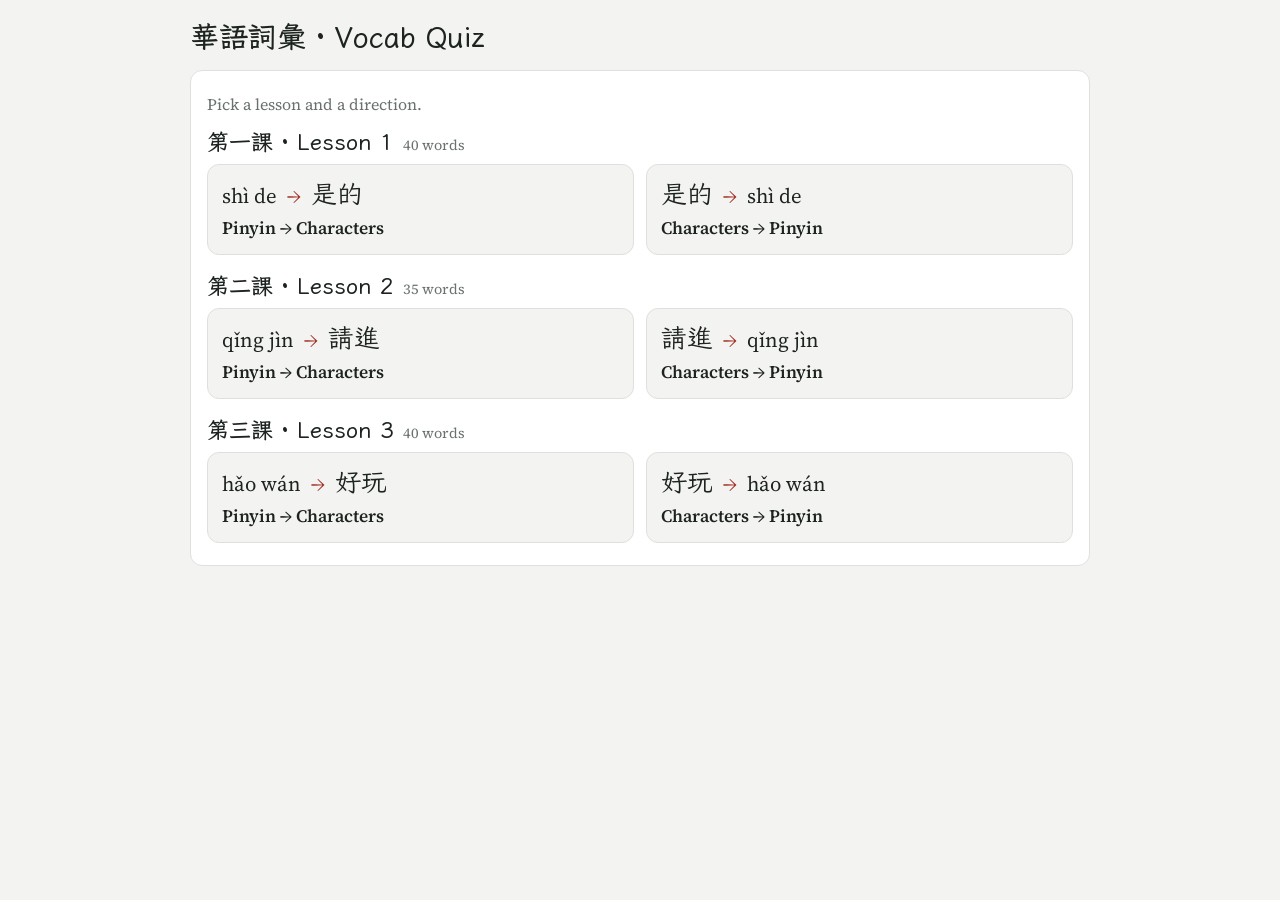
<file: clc-vocab-quiz.html>
<!doctype html><html lang="zh-Hant"><head><meta charset="utf-8"><meta name="viewport" content="width=device-width,initial-scale=1,viewport-fit=cover"><style>body{margin:0}[hidden]{display:none!important}</style></head><body><title>CLC Vocab Quiz</title>
<link rel="stylesheet" href="https://fonts.googleapis.com/css2?family=Source+Serif+4:ital,wght@0,400;0,600;1,400&display=swap">
<style>
@font-face{font-family:'WenKai Embedded';font-weight:400;font-display:swap;src:url([data-uri]) format('woff2');unicode-range:U+9F8D}
@font-face{font-family:'WenKai Embedded';font-weight:400;font-display:swap;src:url([data-uri]) format('woff2');unicode-range:U+9EBC}
@font-face{font-family:'WenKai Embedded';font-weight:400;font-display:swap;src:url([data-uri]) format('woff2');unicode-range:U+98EF}
@font-face{font-family:'WenKai Embedded';font-weight:400;font-display:swap;src:url([data-uri]) format('woff2');unicode-range:U+9031}
@font-face{font-family:'WenKai Embedded';font-weight:400;font-display:swap;src:url([data-uri]) format('woff2');unicode-range:U+8A5E,U+8AB0,U+8AB2,U+8B1D}
@font-face{font-family:'WenKai Embedded';font-weight:400;font-display:swap;src:url([data-uri]) format('woff2');unicode-range:U+81FA}
@font-face{font-family:'WenKai Embedded';font-weight:400;font-display:swap;src:url([data-uri]) format('woff2');unicode-range:U+807D}
@font-face{font-family:'WenKai Embedded';font-weight:400;font-display:swap;src:url([data-uri]) format('woff2');unicode-range:U+7C43}
@font-face{font-family:'WenKai Embedded';font-weight:400;font-display:swap;src:url([data-uri]) format('woff2');unicode-range:U+70CF}
@font-face{font-family:'WenKai Embedded';font-weight:400;font-display:swap;src:url([data-uri]) format('woff2');unicode-range:U+6C23}
@font-face{font-family:'WenKai Embedded';font-weight:400;font-display:swap;src:url([data-uri]) format('woff2');unicode-range:U+6A23}
@font-face{font-family:'WenKai Embedded';font-weight:400;font-display:swap;src:url([data-uri]) format('woff2');unicode-range:U+5F35,U+5F59}
@font-face{font-family:'WenKai Embedded';font-weight:400;font-display:swap;src:url([data-uri]) format('woff2');unicode-range:U+5E7E}
@font-face{font-family:'WenKai Embedded';font-weight:400;font-display:swap;src:url([data-uri]) format('woff2');unicode-range:U+5ABD}
@font-face{font-family:'WenKai Embedded';font-weight:400;font-display:swap;src:url([data-uri]) format('woff2');unicode-range:U+59B3}
@font-face{font-family:'WenKai Embedded';font-weight:400;font-display:swap;src:url([data-uri]) format('woff2');unicode-range:U+55CE}
@font-face{font-family:'WenKai Embedded';font-weight:400;font-display:swap;src:url([data-uri]) format('woff2');unicode-range:U+5169}
@font-face{font-family:'WenKai Embedded';font-weight:400;font-display:swap;src:url([data-uri]) format('woff2');unicode-range:U+1D2,U+1D4}
@font-face{font-family:'WenKai Embedded';font-weight:400;font-display:swap;src:url([data-uri]) format('woff2');unicode-range:U+11B}
@font-face{font-family:'WenKai Embedded';font-weight:400;font-display:swap;src:url([data-uri]) format('woff2');unicode-range:U+66F8,U+6B61,U+6C92,U+9084}
@font-face{font-family:'WenKai Embedded';font-weight:400;font-display:swap;src:url([data-uri]) format('woff2');unicode-range:U+5011,U+5E2B,U+6A02,U+7D50,U+83EF,U+89BA}
@font-face{font-family:'WenKai Embedded';font-weight:400;font-display:swap;src:url([data-uri]) format('woff2');unicode-range:U+5C0D,U+9019,U+96FB}
@font-face{font-family:'WenKai Embedded';font-weight:400;font-display:swap;src:url([data-uri]) format('woff2');unicode-range:U+60,U+4F86,U+500B,U+52D5,U+5B78,U+7063,U+7DB2,U+904B}
@font-face{font-family:'WenKai Embedded';font-weight:400;font-display:swap;src:url([data-uri]) format('woff2');unicode-range:U+554F,U+8ACB,U+9032}
@font-face{font-family:'WenKai Embedded';font-weight:400;font-display:swap;src:url([data-uri]) format('woff2');unicode-range:U+5E,U+8E22}
@font-face{font-family:'WenKai Embedded';font-weight:400;font-display:swap;src:url([data-uri]) format('woff2');unicode-range:U+570B}
@font-face{font-family:'WenKai Embedded';font-weight:400;font-display:swap;src:url([data-uri]) format('woff2');unicode-range:U+24,U+6CF3}
@font-face{font-family:'WenKai Embedded';font-weight:400;font-display:swap;src:url([data-uri]) format('woff2');unicode-range:U+2192,U+5561,U+8A9E}
@font-face{font-family:'WenKai Embedded';font-weight:400;font-display:swap;src:url([data-uri]) format('woff2');unicode-range:U+4F2F,U+5144,U+5496,U+7238}
@font-face{font-family:'WenKai Embedded';font-weight:400;font-display:swap;src:url([data-uri]) format('woff2');unicode-range:U+559D,U+59D3,U+5F1F,U+68D2}
@font-face{font-family:'WenKai Embedded';font-weight:400;font-display:swap;src:url([data-uri]) format('woff2');unicode-range:U+23,U+3D,U+6F02,U+8336}
@font-face{font-family:'WenKai Embedded';font-weight:400;font-display:swap;src:url([data-uri]) format('woff2');unicode-range:U+26,U+3C,U+53EB,U+54E5,U+5750,U+59B9,U+59D0,U+672B,U+83DC}
@font-face{font-family:'WenKai Embedded';font-weight:400;font-display:swap;src:url([data-uri]) format('woff2');unicode-range:U+7E,U+4EAE,U+5462,U+554A,U+65E9,U+665A,U+6BCD}
@font-face{font-family:'WenKai Embedded';font-weight:400;font-display:swap;src:url([data-uri]) format('woff2');unicode-range:U+25,U+5403,U+54EA,U+8D8A}
@font-face{font-family:'WenKai Embedded';font-weight:400;font-display:swap;src:url([data-uri]) format('woff2');unicode-range:U+2B,U+40,U+4E94,U+4EC0,U+4ECA,U+5148,U+5427,U+559C,U+592A,U+5F88,U+600E,U+623F,U+7167,U+73A9,U+7403,U+8DB3,U+8FCE,U+97F3}
@font-face{font-family:'WenKai Embedded';font-weight:400;font-display:swap;src:url([data-uri]) format('woff2');unicode-range:U+4E,U+4E5F,U+4E8C,U+4ED6,U+505A,U+5357,U+53BB,U+5B57,U+5F71,U+5F97,U+60F3,U+6253,U+6E38,U+7B2C,U+8001,U+8D77,U+90FD}
@font-face{font-family:'WenKai Embedded';font-weight:400;font-display:swap;src:url([data-uri]) format('woff2');unicode-range:U+3E,U+5F,U+7C,U+4E09,U+4E0A,U+4E0D,U+4E86,U+4EBA,U+4EE5,U+4F60,U+53EF,U+540D,U+548C,U+591A,U+5929,U+597D,U+5B50,U+5BA2,U+5BB6,U+5C0F,U+5E38,U+60A8,U+6211,U+63A5,U+6587,U+660E,U+662F,U+672C,U+679C,U+7247,U+751F,U+76F8,U+770B,U+7F8E,U+8981,U+FF01}
@font-face{font-family:'WenKai Embedded';font-weight:400;font-display:swap;src:url([data-uri]) format('woff2');unicode-range:U+20,U+21,U+22,U+27,U+28,U+29,U+2A,U+2C,U+2D,U+2E,U+2F,U+30,U+31,U+32,U+33,U+34,U+35,U+36,U+37,U+38,U+39,U+3A,U+3B,U+3F,U+41,U+42,U+43,U+44,U+45,U+46,U+47,U+48,U+49,U+4A,U+4B,U+4C,U+4D,U+4F,U+50,U+51,U+52,U+53,U+54,U+55,U+56,U+57,U+58,U+59,U+5A,U+5B,U+5C,U+5D,U+61,U+62,U+63,U+64,U+65,U+66,U+67,U+68,U+69,U+6A,U+6B,U+6C,U+6D,U+6E,U+6F,U+70,U+71,U+72,U+73,U+74,U+75,U+76,U+77,U+78,U+79,U+7A,U+7B,U+7D,U+B7,U+E0,U+E1,U+E8,U+E9,U+EC,U+ED,U+F2,U+F3,U+F9,U+FA,U+101,U+113,U+12B,U+14D,U+16B,U+1CE,U+1D0,U+4E00,U+4E2D,U+65E5,U+6709,U+7684}
@font-face{font-family:'WenKai Embedded';font-weight:700;font-display:swap;src:url([data-uri]) format('woff2');unicode-range:U+9F8D}
@font-face{font-family:'WenKai Embedded';font-weight:700;font-display:swap;src:url([data-uri]) format('woff2');unicode-range:U+9EBC}
@font-face{font-family:'WenKai Embedded';font-weight:700;font-display:swap;src:url([data-uri]) format('woff2');unicode-range:U+98EF}
@font-face{font-family:'WenKai Embedded';font-weight:700;font-display:swap;src:url([data-uri]) format('woff2');unicode-range:U+9031}
@font-face{font-family:'WenKai Embedded';font-weight:700;font-display:swap;src:url([data-uri]) format('woff2');unicode-range:U+8A5E,U+8AB0,U+8AB2,U+8B1D}
@font-face{font-family:'WenKai Embedded';font-weight:700;font-display:swap;src:url([data-uri]) format('woff2');unicode-range:U+81FA}
@font-face{font-family:'WenKai Embedded';font-weight:700;font-display:swap;src:url([data-uri]) format('woff2');unicode-range:U+807D}
@font-face{font-family:'WenKai Embedded';font-weight:700;font-display:swap;src:url([data-uri]) format('woff2');unicode-range:U+7C43}
@font-face{font-family:'WenKai Embedded';font-weight:700;font-display:swap;src:url([data-uri]) format('woff2');unicode-range:U+70CF}
@font-face{font-family:'WenKai Embedded';font-weight:700;font-display:swap;src:url([data-uri]) format('woff2');unicode-range:U+6C23}
@font-face{font-family:'WenKai Embedded';font-weight:700;font-display:swap;src:url([data-uri]) format('woff2');unicode-range:U+6A23}
@font-face{font-family:'WenKai Embedded';font-weight:700;font-display:swap;src:url([data-uri]) format('woff2');unicode-range:U+5F35,U+5F59}
@font-face{font-family:'WenKai Embedded';font-weight:700;font-display:swap;src:url([data-uri]) format('woff2');unicode-range:U+5E7E}
@font-face{font-family:'WenKai Embedded';font-weight:700;font-display:swap;src:url([data-uri]) format('woff2');unicode-range:U+5ABD}
@font-face{font-family:'WenKai Embedded';font-weight:700;font-display:swap;src:url([data-uri]) format('woff2');unicode-range:U+59B3}
@font-face{font-family:'WenKai Embedded';font-weight:700;font-display:swap;src:url([data-uri]) format('woff2');unicode-range:U+55CE}
@font-face{font-family:'WenKai Embedded';font-weight:700;font-display:swap;src:url([data-uri]) format('woff2');unicode-range:U+5169}
@font-face{font-family:'WenKai Embedded';font-weight:700;font-display:swap;src:url([data-uri]) format('woff2');unicode-range:U+1D2,U+1D4}
@font-face{font-family:'WenKai Embedded';font-weight:700;font-display:swap;src:url([data-uri]) format('woff2');unicode-range:U+11B}
@font-face{font-family:'WenKai Embedded';font-weight:700;font-display:swap;src:url([data-uri]) format('woff2');unicode-range:U+66F8,U+6B61,U+6C92,U+9084}
@font-face{font-family:'WenKai Embedded';font-weight:700;font-display:swap;src:url([data-uri]) format('woff2');unicode-range:U+5011,U+5E2B,U+6A02,U+7D50,U+83EF,U+89BA}
@font-face{font-family:'WenKai Embedded';font-weight:700;font-display:swap;src:url([data-uri]) format('woff2');unicode-range:U+5C0D,U+9019,U+96FB}
@font-face{font-family:'WenKai Embedded';font-weight:700;font-display:swap;src:url([data-uri]) format('woff2');unicode-range:U+60,U+4F86,U+500B,U+52D5,U+5B78,U+7063,U+7DB2,U+904B}
@font-face{font-family:'WenKai Embedded';font-weight:700;font-display:swap;src:url([data-uri]) format('woff2');unicode-range:U+554F,U+8ACB,U+9032}
@font-face{font-family:'WenKai Embedded';font-weight:700;font-display:swap;src:url([data-uri]) format('woff2');unicode-range:U+5E,U+8E22}
@font-face{font-family:'WenKai Embedded';font-weight:700;font-display:swap;src:url([data-uri]) format('woff2');unicode-range:U+570B}
@font-face{font-family:'WenKai Embedded';font-weight:700;font-display:swap;src:url([data-uri]) format('woff2');unicode-range:U+24,U+6CF3}
@font-face{font-family:'WenKai Embedded';font-weight:700;font-display:swap;src:url([data-uri]) format('woff2');unicode-range:U+2192,U+5561,U+8A9E}
@font-face{font-family:'WenKai Embedded';font-weight:700;font-display:swap;src:url([data-uri]) format('woff2');unicode-range:U+4F2F,U+5144,U+5496,U+7238}
@font-face{font-family:'WenKai Embedded';font-weight:700;font-display:swap;src:url([data-uri]) format('woff2');unicode-range:U+559D,U+59D3,U+5F1F,U+68D2}
@font-face{font-family:'WenKai Embedded';font-weight:700;font-display:swap;src:url([data-uri]) format('woff2');unicode-range:U+23,U+3D,U+6F02,U+8336}
@font-face{font-family:'WenKai Embedded';font-weight:700;font-display:swap;src:url([data-uri]) format('woff2');unicode-range:U+26,U+3C,U+53EB,U+54E5,U+5750,U+59B9,U+59D0,U+672B,U+83DC}
@font-face{font-family:'WenKai Embedded';font-weight:700;font-display:swap;src:url([data-uri]) format('woff2');unicode-range:U+7E,U+4EAE,U+5462,U+554A,U+65E9,U+665A,U+6BCD}
@font-face{font-family:'WenKai Embedded';font-weight:700;font-display:swap;src:url([data-uri]) format('woff2');unicode-range:U+25,U+5403,U+54EA,U+8D8A}
@font-face{font-family:'WenKai Embedded';font-weight:700;font-display:swap;src:url([data-uri]) format('woff2');unicode-range:U+2B,U+40,U+4E94,U+4EC0,U+4ECA,U+5148,U+5427,U+559C,U+592A,U+5F88,U+600E,U+623F,U+7167,U+73A9,U+7403,U+8DB3,U+8FCE,U+97F3}
@font-face{font-family:'WenKai Embedded';font-weight:700;font-display:swap;src:url([data-uri]) format('woff2');unicode-range:U+4E,U+4E5F,U+4E8C,U+4ED6,U+505A,U+5357,U+53BB,U+5B57,U+5F71,U+5F97,U+60F3,U+6253,U+6E38,U+7B2C,U+8001,U+8D77,U+90FD}
@font-face{font-family:'WenKai Embedded';font-weight:700;font-display:swap;src:url([data-uri]) format('woff2');unicode-range:U+3E,U+5F,U+7C,U+4E09,U+4E0A,U+4E0D,U+4E86,U+4EBA,U+4EE5,U+4F60,U+53EF,U+540D,U+548C,U+591A,U+5929,U+597D,U+5B50,U+5BA2,U+5BB6,U+5C0F,U+5E38,U+60A8,U+6211,U+63A5,U+6587,U+660E,U+662F,U+672C,U+679C,U+7247,U+751F,U+76F8,U+770B,U+7F8E,U+8981,U+FF01}
@font-face{font-family:'WenKai Embedded';font-weight:700;font-display:swap;src:url([data-uri]) format('woff2');unicode-range:U+20,U+21,U+22,U+27,U+28,U+29,U+2A,U+2C,U+2D,U+2E,U+2F,U+30,U+31,U+32,U+33,U+34,U+35,U+36,U+37,U+38,U+39,U+3A,U+3B,U+3F,U+41,U+42,U+43,U+44,U+45,U+46,U+47,U+48,U+49,U+4A,U+4B,U+4C,U+4D,U+4F,U+50,U+51,U+52,U+53,U+54,U+55,U+56,U+57,U+58,U+59,U+5A,U+5B,U+5C,U+5D,U+61,U+62,U+63,U+64,U+65,U+66,U+67,U+68,U+69,U+6A,U+6B,U+6C,U+6D,U+6E,U+6F,U+70,U+71,U+72,U+73,U+74,U+75,U+76,U+77,U+78,U+79,U+7A,U+7B,U+7D,U+B7,U+E0,U+E1,U+E8,U+E9,U+EC,U+ED,U+F2,U+F3,U+F9,U+FA,U+101,U+113,U+12B,U+14D,U+16B,U+1CE,U+1D0,U+4E00,U+4E2D,U+65E5,U+6709,U+7684}
/* Layout: prompt card on top (pinyin), 40-tile character board below, progress rail in the header */
:root{
  --bg:#f3f4f1; --paper:#fff; --fg:#1d2320; --muted:#68716c; --line:#dde1dc;
  --accent:#a3322a; --ok:#2f7a4a; --ok-soft:#e3f1e8; --bad:#b3362c; --bad-soft:#f7e3e0;
  --f-hand:"WenKai Embedded","LXGW WenKai TC","Kaiti TC","BiauKai","DFKai-SB",serif;
  --f-py:"Source Serif 4",Georgia,serif;
}
@media (prefers-color-scheme: dark){:root:not([data-theme="light"]){
  --bg:#141816; --paper:#1d2320; --fg:#e7ece8; --muted:#9ba59f; --line:#2f3733;
  --accent:#e0776c; --ok:#6cc48d; --ok-soft:#1e3327; --bad:#ec7b70; --bad-soft:#3b2220; color-scheme:dark}}
:root[data-theme="dark"]{
  --bg:#141816; --paper:#1d2320; --fg:#e7ece8; --muted:#9ba59f; --line:#2f3733;
  --accent:#e0776c; --ok:#6cc48d; --ok-soft:#1e3327; --bad:#ec7b70; --bad-soft:#3b2220; color-scheme:dark}
body{background:var(--bg);color:var(--fg);font-family:var(--f-py)}
.wrap{max-width:900px;margin:0 auto;padding-inline:16px;padding-block:20px 40px;display:grid;gap:16px}
header{display:flex;flex-wrap:wrap;justify-content:space-between;align-items:baseline;gap:8px 16px}
h1{font-family:var(--f-hand);font-size:1.8rem;margin:0}
.meta{font-size:1.05rem;color:var(--muted);font-variant-numeric:tabular-nums}
.meta b{color:var(--fg)}
.rail{height:6px;background:var(--line);border-radius:3px;overflow:hidden}
.rail i{display:block;height:100%;background:var(--accent);width:0;transition:width .25s}
.prompt{background:var(--paper);border:1px solid var(--line);border-radius:12px;padding:20px 16px;text-align:center;display:grid;gap:6px;min-height:150px;align-content:center}
.py{font-size:clamp(2.2rem,7vw,3.2rem);font-weight:600;letter-spacing:.01em}
.hint{color:var(--muted);font-style:italic;font-size:1.05rem;min-height:1.4em}
.fb{font-size:1.15rem;min-height:1.6em}
.fb.ok{color:var(--ok)} .fb.bad{color:var(--bad)}
.fb .zh{font-family:var(--f-hand);font-size:1.6rem}
.tools{display:flex;flex-wrap:wrap;gap:8px;justify-content:center}
button{font:inherit;cursor:pointer}
.btn{background:none;border:1px solid var(--line);color:var(--fg);border-radius:8px;padding:8px 14px;font-size:1rem}
.btn:hover{border-color:var(--muted)}
.btn.primary{background:var(--accent);border-color:var(--accent);color:var(--paper)}
.board{display:grid;grid-template-columns:repeat(auto-fill,minmax(96px,1fr));gap:8px}
.tile{background:var(--paper);border:1px solid var(--line);border-radius:10px;padding:10px 4px;font-family:var(--f-hand);font-size:1.9rem;color:var(--fg);min-height:70px;transition:background .15s,border-color .15s}
.tile:hover{border-color:var(--muted)}
.tile.ok{background:var(--ok-soft);border-color:var(--ok);color:var(--ok)}
.tile.bad{background:var(--bad-soft);border-color:var(--bad);color:var(--bad)}
.tile:disabled{cursor:default}
button:focus-visible{outline:2px solid var(--accent);outline-offset:2px}
.results{background:var(--paper);border:1px solid var(--line);border-radius:12px;padding:20px 16px;display:grid;gap:12px}
.results h2{font-family:var(--f-hand);font-size:1.6rem;margin:0}
.score{font-size:2.6rem;font-weight:600;font-variant-numeric:tabular-nums}
.miss{display:grid;grid-template-columns:auto 1fr auto;gap:4px 14px;align-items:baseline}
.miss .zh{font-family:var(--f-hand);font-size:1.7rem}
.miss .en{color:var(--muted);font-style:italic}
.prompt{position:sticky;top:env(safe-area-inset-top,0px);z-index:2;box-shadow:0 6px 16px -10px rgba(0,0,0,.35)}
@media (max-width:560px){
  .wrap{gap:10px;padding-block:12px 32px}
  h1{font-size:1.4rem}
  .prompt{min-height:0;padding:12px}
  .py{font-size:2.1rem}
  .board{grid-template-columns:repeat(5,1fr);gap:6px}
  .tile{font-size:1.2rem;min-height:54px;padding:6px 2px;white-space:nowrap}
}

.py.zhq{font-family:var(--f-hand);font-weight:700;font-size:clamp(3rem,10vw,4.4rem)}
.board.pyb .tile{font-family:var(--f-py);font-size:1.15rem}
.board.pyb{grid-template-columns:repeat(auto-fill,minmax(120px,1fr))}
.menu{background:var(--paper);border:1px solid var(--line);border-radius:12px;padding:22px 16px;display:grid;gap:14px}
.menu p{margin:0;color:var(--muted)}
.modes{display:grid;grid-template-columns:repeat(auto-fit,minmax(220px,1fr));gap:12px}
.mode{background:var(--bg);border:1px solid var(--line);border-radius:12px;padding:18px 16px;text-align:left;color:var(--fg);display:grid;gap:6px}
.mode:hover{border-color:var(--accent)}
.mode .ex{font-size:1.6rem;display:flex;align-items:baseline;gap:10px}
.mode .ex .h{font-family:var(--f-hand);font-size:2rem}
.mode .ex .arr{color:var(--accent)}
.mode .lbl{font-weight:600;font-size:1.1rem}
.mode .sub{color:var(--muted);font-size:.95rem}
.btn.toggle[aria-pressed="true"]{background:var(--fg);border-color:var(--fg);color:var(--paper)}
.tile.match{border-color:var(--accent);box-shadow:inset 0 0 0 1px var(--accent)}
.tile.dim{opacity:.35}
.hrow{display:flex;align-items:center;gap:12px;flex-wrap:wrap}
.homebtn{padding:6px 12px;font-size:.95rem}
.linkbtn{background:none;border:0;color:var(--accent);padding:0;font-size:1rem;text-decoration:underline;text-underline-offset:3px}
@media (max-width:560px){
  .board.pyb{grid-template-columns:repeat(4,1fr)}
  .board.pyb .tile{font-size:.9rem;white-space:normal;line-height:1.2}
  .py.zhq{font-size:3rem}
}
.lessons{display:grid;gap:18px}
.lesson h2{font-family:var(--f-hand);font-size:1.4rem;margin:0 0 8px;display:flex;align-items:baseline;gap:10px}
.lesson h2 small{font-family:var(--f-py);font-size:.9rem;color:var(--muted);font-weight:400}
.mode{padding:14px}
.mode .ex{font-size:1.3rem}
.mode .ex .h{font-size:1.6rem}
@media (prefers-reduced-motion: reduce){.rail i,.tile{transition:none}}
</style>

<div class="wrap">
  <header>
    <div class="hrow"><button class="btn homebtn" id="modeBtn" type="button" hidden>← Home</button><h1 id="title">華語詞彙 · Vocab Quiz</h1></div>
    <div class="meta" id="meta" hidden>Question <b id="qn">1</b>/<span id="qt">40</span> · Score <b id="sc">0</b> · <b id="clock">0:00</b></div>
  </header>

  <section class="menu" id="menu">
    <p>Pick a lesson and a direction.</p>
    <div class="lessons" id="lessons"></div>
  </section>

  <div class="rail" id="rail" hidden><i id="bar"></i></div>

  <section class="prompt" id="promptBox" aria-live="polite" hidden>
    <div class="py" id="py"></div>
    <div class="hint" id="hint"></div>
    <div class="tools">
      <button class="btn toggle" id="hintBtn" type="button" aria-pressed="false">English</button>
      <button class="btn toggle" id="lenBtn" type="button" aria-pressed="false">Same length</button>
    </div>
  </section>

  <section class="results" id="results" hidden>
    <h2>結果</h2>
    <div class="score" id="final"></div>
    <div id="missWrap"></div>
    <div class="tools" style="justify-content:flex-start">
      <button class="btn primary" id="retryBtn" type="button">Retry mistakes</button>
      <button class="btn" id="restartBtn" type="button">Start over (all words)</button>
      <button class="btn" id="menuBtn" type="button">Home</button>
    </div>
  </section>

  <div class="board" id="board" hidden></div>
</div>

<script>
const LESSONS = [
 {n:1, zh:"第一課", words:[
 ["你","nǐ","you"],["來","lái","to come"],["是","shì","to be"],["小姐","xiǎo jiě","Miss"],["嗎","ma","question particle"],
 ["接","jiē","to pick up (someone)"],["我們","wǒ men","we"],["我","wǒ","I, me"],["這","zhè","this"],["先生","xiān shēng","Mr., sir"],
 ["好","hǎo","good"],["姓","xìng","surname is"],["叫","jiào","to be called"],["你們","nǐ men","you (plural)"],["臺灣","tái wān","Taiwan"],
 ["歡迎","huān yíng","welcome"],["請問","qǐng wèn","excuse me, may I ask"],["是的","shì de","yes"],["謝謝","xiè xie","thank you"],["不客氣","bú kè qì","you're welcome"],
 ["請","qǐng","please"],["喝","hē","to drink"],["茶","chá","tea"],["很","hěn","very"],["好喝","hǎo hē","tasty (drinks)"],
 ["什麼","shén me","what"],["人","rén","person"],["喜歡","xǐ huān","to like"],["呢","ne","particle (and you?)"],["他","tā","he, him"],
 ["不","bù","not"],["哪","nǎ","which"],["要","yào","to want"],["咖啡","kā fēi","coffee"],["烏龍茶","wū lóng chá","oolong tea"],
 ["日本","rì běn","Japan"],["美國","měi guó","USA"],["對不起","duì bù qǐ","sorry"],["哪國","nǎ guó","which country"],["你好","nǐ hǎo","hello"]
]},
 {n:2, zh:"第二課", words:[
 ["的","de","possessive ('s)"],["多","duō","many, a lot"],["妹妹","mèi mei","younger sister"],["哥哥","gē ge","older brother"],["五","wǔ","five"],
 ["家人","jiā rén","family members"],["照片","zhào piàn","photo"],["爸爸","bà ba","dad"],["老師","lǎo shī","teacher"],["兩","liǎng","two (of something)"],
 ["家","jiā","home, family"],["都","dōu","all, both"],["媽媽","mā ma","mom"],["看書","kàn shū","to read"],["有","yǒu","to have"],
 ["漂亮","piào liàng","beautiful"],["照相","zhào xiàng","to take pictures"],["請進","qǐng jìn","come in, please"],["幾","jǐ","how many"],["姐姐","jiě jie","older sister"],
 ["房子","fáng zi","house, apartment"],["張","zhāng","measure word (photos, flat things)"],["伯母","bó mǔ","auntie (friend's mother)"],["個","ge","measure word (general)"],["書","shū","book"],
 ["坐","zuò","to sit"],["好看","hǎo kàn","good-looking"],["您","nín","you (polite)"],["沒","méi","not (have)"],["姐妹","jiě mèi","sisters"],
 ["好","hǎo","good"],["誰","shéi","who"],["名字","míng zi","name"],["兄弟","xiōng dì","brothers"],["弟弟","dì di","younger brother"]
]},
 {n:3, zh:"第三課", words:[
 ["週末","zhōu mò","weekend"],["聽","tīng","to listen"],["音樂","yīn yuè","music"],["運動","yùn dòng","to exercise"],
 ["打","dǎ","to play (ball games)"],["網球","wǎng qiú","tennis"],["棒球","bàng qiú","baseball"],["吃","chī","to eat"],
 ["和","hàn","and"],["游泳","yóu yǒng","swimming"],["常","cháng","often"],["籃球","lán qiú","basketball"],
 ["也","yě","also"],["踢","tī","to kick"],["足球","zú qiú","football (soccer)"],["晚飯","wǎn fàn","dinner"],
 ["覺得","jué de","to feel, to think"],["好玩","hǎo wán","fun"],["明天","míng tiān","tomorrow"],["早上","zǎo shàng","morning"],
 ["去","qù","to go"],["怎麼樣","zěn me yàng","how about it?"],["啊","a","particle (softens a sentence)"],["菜","cài","dish, food"],
 ["做什麼","zuò shén me","to do what"],["好啊","hǎo a","OK! sure!"],["今天","jīn tiān","today"],["晚上","wǎn shàng","evening"],
 ["看","kàn","to watch"],["電影","diàn yǐng","movie"],["妳","nǐ","you (female)"],["越南","yuè nán","Vietnam"],
 ["想","xiǎng","to want, to think"],["還是","hái shì","or (in questions)"],["吧","ba","particle (suggestion)"],["可以","kě yǐ","can, may"],
 ["學","xué","to learn"],["中文","zhōng wén","Chinese (language)"],["一起","yì qǐ","together"],["好不好","hǎo bù hǎo","OK or not?"]
]}
];
const $ = id => document.getElementById(id);
let showEn = false, showLen = false;
try { showEn = localStorage.getItem('q_en') === '1'; showLen = localStorage.getItem('q_len') === '1'; } catch(e) {}
let t0 = 0, tick = null;
function fmt(ms){ const t = Math.floor(ms/1000); return Math.floor(t/60) + ':' + String(t%60).padStart(2,'0'); }
function stopClock(){ clearInterval(tick); tick = null; }
let WORDS = [], lesson = null, mode = 'py2zh', queue = [], idx = 0, score = 0, misses = [], answered = false, firstTry = true;

function shuffle(a){ a = a.slice(); for(let i=a.length-1;i>0;i--){const j=Math.floor(Math.random()*(i+1));[a[i],a[j]]=[a[j],a[i]]} return a; }
function el(tag, cls, text){ const e = document.createElement(tag); if (cls) e.className = cls; if (text != null) e.textContent = text; return e; }

function buildMenu(){
  const box = $('lessons');
  LESSONS.forEach(L => {
    const sec = el('section','lesson');
    const h = el('h2', null, L.zh + ' · Lesson ' + L.n + ' ');
    h.append(el('small', null, L.words.length + ' words'));
    const modes = el('div','modes');
    const ex = L.words[L.words.length > 17 ? 17 : 0];
    [['py2zh','Pinyin → Characters'],['zh2py','Characters → Pinyin']].forEach(([m,label]) => {
      const b = el('button','mode'); b.type = 'button';
      const e = el('span','ex');
      const py = document.createTextNode(ex[1]); const zh = el('span','h',ex[0]); const arr = el('span','arr','→');
      if (m === 'py2zh') e.append(py,' ',arr,' ',zh); else e.append(zh,' ',arr,' ',py);
      b.append(e, el('span','lbl',label));
      b.addEventListener('click', () => { lesson = L; WORDS = L.words; mode = m; start(WORDS); });
      modes.append(b);
    });
    sec.append(h, modes); box.append(sec);
  });
}
function showMenu(){
  stopClock();
  ['meta','rail','promptBox','results','board'].forEach(id => $(id).hidden = true);
  $('modeBtn').hidden = true;
  $('menu').hidden = false; $('title').textContent = '華語詞彙 · Vocab Quiz';
}
function buildBoard(){
  const b = $('board'); b.textContent = '';
  b.className = mode === 'zh2py' ? 'board pyb' : 'board';
  shuffle(WORDS).forEach(w => {
    const t = el('button','tile', mode === 'zh2py' ? w[1] : w[0]); t.type = 'button';
    t.dataset.key = w[0];
    t.addEventListener('click', () => pick(t));
    b.append(t);
  });
}
function start(list){
  queue = shuffle(list); idx = 0; score = 0; misses = [];
  $('title').textContent = lesson.zh + ' · Lesson ' + lesson.n;
  $('menu').hidden = true; $('results').hidden = true;
  ['meta','rail','promptBox','board','modeBtn'].forEach(id => $(id).hidden = false);
  $('qt').textContent = queue.length;
  $('py').className = mode === 'zh2py' ? 'py zhq' : 'py';
  stopClock(); t0 = Date.now(); $('clock').textContent = '0:00';
  tick = setInterval(() => { $('clock').textContent = fmt(Date.now() - t0); }, 250);
  buildBoard(); show(); window.scrollTo(0,0);
}
function show(){
  const w = queue[idx]; answered = false; firstTry = true;
  $('py').textContent = mode === 'zh2py' ? w[0] : w[1];
  $('qn').textContent = idx + 1; $('sc').textContent = score;
  $('bar').style.width = (idx / queue.length * 100) + '%';
  document.querySelectorAll('.tile').forEach(t => { t.className = 'tile'; });
  applyAids();
}
function applyAids(){
  const w = queue[idx]; if (!w) return;
  $('hint').textContent = showEn ? w[2] : '';
  $('hintBtn').setAttribute('aria-pressed', showEn); $('lenBtn').setAttribute('aria-pressed', showLen);
  const n = [...w[0]].length;
  document.querySelectorAll('.tile').forEach(t => {
    const same = [...t.dataset.key].length === n;
    t.classList.toggle('match', showLen && same);
    t.classList.toggle('dim', showLen && !same);
  });
}
function save(){ try { localStorage.setItem('q_en', showEn ? '1' : '0'); localStorage.setItem('q_len', showLen ? '1' : '0'); } catch(e) {} }
function pick(t){
  if (answered) return;
  const w = queue[idx];
  if (t.dataset.key === w[0]) {
    answered = true; t.classList.add('ok');
    if (firstTry) score++;
    $('sc').textContent = score;
    setTimeout(next, 450);
  } else {
    if (firstTry) { misses.push(w); firstTry = false; }
    t.classList.add('bad');
    setTimeout(() => t.classList.remove('bad'), 450);
  }
}
function next(){ idx++; if (idx >= queue.length) return finish(); show(); }
function finish(){
  $('bar').style.width = '100%'; $('promptBox').hidden = true; $('board').hidden = true; $('results').hidden = false;
  stopClock(); const took = fmt(Date.now() - t0); $('clock').textContent = took;
  $('final').textContent = score + ' / ' + queue.length + '  ·  ' + took;
  const m = $('missWrap'); m.textContent = '';
  if (!misses.length) { m.textContent = 'No mistakes. 太棒了！'; $('retryBtn').hidden = true; }
  else {
    $('retryBtn').hidden = false;
    const p = el('p', null, 'Missed on the first try:'); p.style.margin = '0'; m.append(p);
    const g = el('div','miss');
    misses.forEach(w => { g.append(el('span','zh',w[0]), el('span','',w[1]), el('span','en',w[2])); });
    m.append(g);
  }
}
$('hintBtn').addEventListener('click', () => { showEn = !showEn; save(); applyAids(); });
$('lenBtn').addEventListener('click', () => { showLen = !showLen; save(); applyAids(); });
$('retryBtn').addEventListener('click', () => start(misses));
$('restartBtn').addEventListener('click', () => start(WORDS));
$('menuBtn').addEventListener('click', showMenu);
$('modeBtn').addEventListener('click', showMenu);
buildMenu(); showMenu();
</script>
</body></html>
</file>
